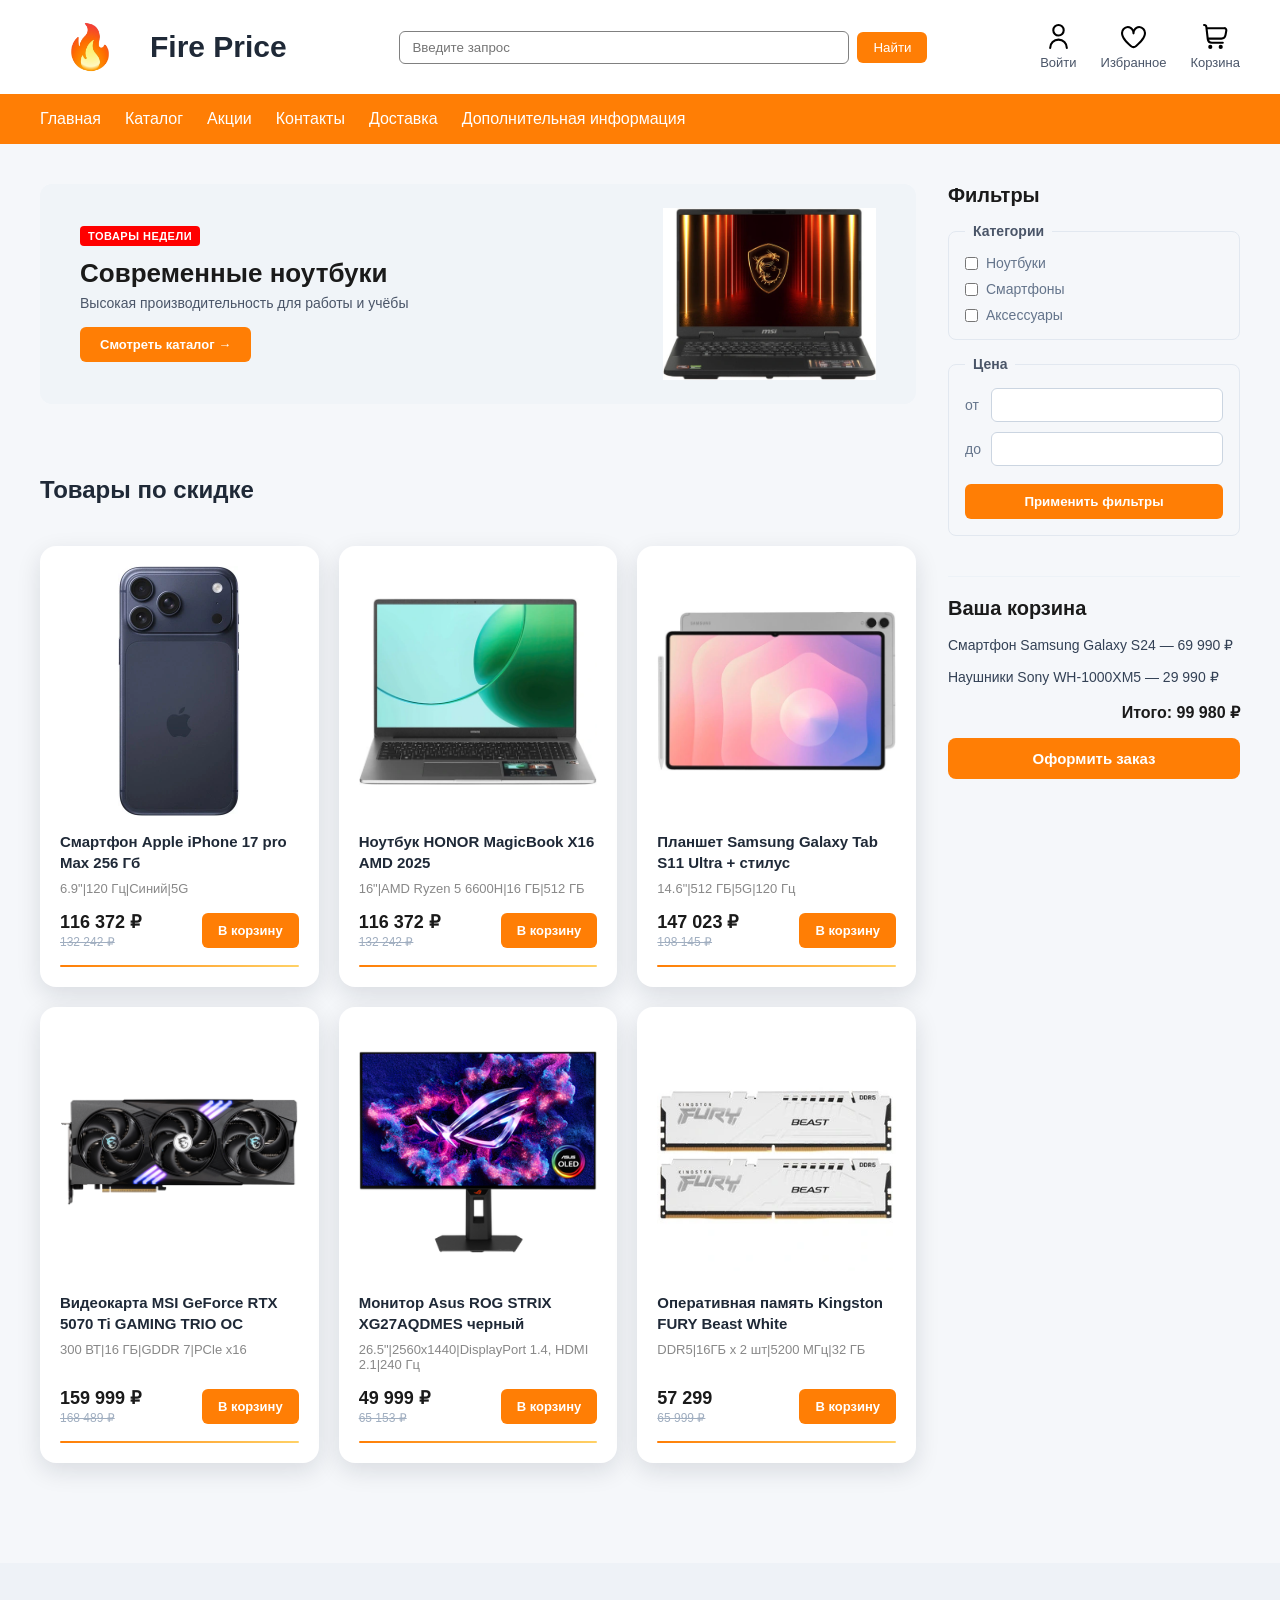
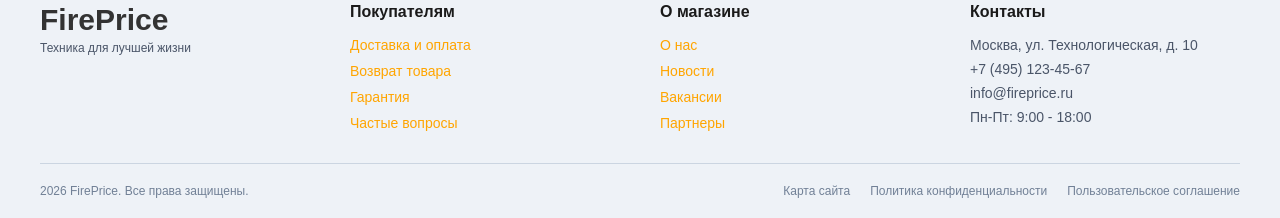
<file: lab-5/index.html>
<!DOCTYPE html>
<html lang="ru">
<head>
    <meta charset="UTF-8">
    <meta name="viewport" content="width=device-width, initial-scale=1.0">
    <title>FirePrice - интернет-магазин с выгодными предложениями</title>
    <link rel="stylesheet" href="css/style.css">
</head>
<body>
    <header class="header">
        <div class="header-container">
            <div class="logo">
                <img src="images/logo.png" alt="Логотип Fire Price">
                <span>Fire Price</span>
            </div>
            <form class="search" action="" method="get">
                <input type="text" id="search-input" placeholder="Введите запрос">
                <button type="submit">Найти</button>
            </form>
            <div class="user-actions">
                <a href="" class="action-item">
                    <img src="images/free-icon-font-user-3917688.svg">
                    <span class="text">Войти</span>
                </a>
                <a href="" class="action-item">
                    <img src="images/free-icon-font-heart-3916579.svg">
                    <span class="text">Избранное</span>
                </a>
                <a href="">
                    <img src="images/free-icon-font-shopping-cart-3916598.svg">
                    <span class="text">Корзина</span>
                </a>
            </div>
        </div>
    </header>

    <nav class="main-nav">
        <div class="nav-container">
            <ul>
                <li><a href="">Главная</a></li>
                <li><a href="">Каталог</a></li>
                <li><a href="">Акции</a></li>
                <li><a href="">Контакты</a></li>
                <li><a href="">Доставка</a></li>
                <li><a href="">Дополнительная информация</a></li>
            </ul>
        </div>
    </nav>

    <main class="main">

        <div class="promo-banner">
            <div class="promo-info">
                <span class="badge">Товары недели</span>
                <h2>Современные ноутбуки</h2>
                <p>Высокая производительность для работы и учёбы</p>
                <button type="button">Смотреть каталог →</button>
            </div>
            <div class="promo-image">
                <img src="images/MSI.webp" alt="Ноутбук недели"> 
            </div>
        </div>
        
        <h1 class="catalog-title">Товары по скидке</h1>

        <section class="catalog">
            <article class="product-card">
                <div class="product-image-wrapper"><img src="images/iphone.webp"></div>
                <h2>Смартфон Apple iPhone 17 pro Max 256 Гб</h2>
                <p>6.9"|120 Гц|Синий|5G</p>
                <div class="product-card-footer">
                    <p class="price">116 372 ₽ <s class="old-price">132 242 ₽</s></p>
                    <button type="button">В корзину</button>
                </div>
            </article>

            <article class="product-card">
                <div class="product-image-wrapper"><img src="images/honor.webp"></div>
                <h2>Ноутбук HONOR MagicBook X16 AMD 2025</h2>
                <p>16"|AMD Ryzen 5 6600H|16 ГБ|512 ГБ</p>
                <div class="product-card-footer">
                    <p class="price">116 372 ₽ <s class="old-price">132 242 ₽</s></p>
                    <button type="button">В корзину</button>
                </div>
            </article>

            <article class="product-card">
                <div class="product-image-wrapper"><img src="images/samsung.webp"></div>
                <h2>Планшет Samsung Galaxy Tab S11 Ultra + стилус</h2>
                <p>14.6"|512 ГБ|5G|120 Гц</p>
                <div class="product-card-footer">
                    <p class="price">147 023 ₽ <s class="old-price">198 145 ₽</s></p>
                    <button type="button">В корзину</button>
                </div>
            </article>

            <article class="product-card">
                <div class="product-image-wrapper"><img src="images/graphics card.webp"></div>
                <h2>Видеокарта MSI GeForce RTX 5070 Ti GAMING TRIO OC</h2>
                <p>300 ВТ|16 ГБ|GDDR 7|PCle x16</p>
                <div class="product-card-footer">
                    <p class="price">159 999 ₽ <s class="old-price">168 489 ₽</s></p>
                    <button type="button">В корзину</button>
                </div>
            </article>

            <article class="product-card">
                <div class="product-image-wrapper"><img src="images/monitor.webp"></div>
                <h2>Монитор Asus ROG STRIX XG27AQDMES черный</h2>
                <p>26.5"|2560x1440|DisplayPort 1.4, HDMI 2.1|240 Гц</p>
                <div class="product-card-footer">
                    <p class="price">49 999 ₽ <s class="old-price">65 153 ₽</s></p>
                    <button type="button">В корзину</button>
                </div> 
            </article>

            <article class="product-card">
                <div class="product-image-wrapper"><img src="images/RAM.webp"></div>
                <h2>Оперативная память Kingston FURY Beast White</h2>
                <p>DDR5|16ГБ x 2 шт|5200 МГц|32 ГБ</p>
                <div class="product-card-footer">
                    <p class="price">57 299<s class="old-price">65 999 ₽</s></p>
                    <button type="button">В корзину</button>
                </div> 
            </article>

        </section>
        
        <aside class="sidebar">
            <form class="filter" action="" method="get">
                <h2>Фильтры</h2>
                <fieldset class="category">
                    <legend>Категории</legend>
                    <label><input type="checkbox" name="category" value="notebooks"> Ноутбуки</label>
                    <label><input type="checkbox" name="category" value="phones"> Смартфоны</label>
                    <label><input type="checkbox" name="category" value="accessories"> Аксессуары</label>
                </fieldset>

                <fieldset>
                    <legend>Цена</legend>
                    <label for="price-from">от</label>
                    <input type="number" id="price-from" name="price-from" min="0">
                    <label for="price-to">до</label>
                    <input type="number" id="price-to" name="price-to" max="200000">
                    <button type="submit">Применить фильтры</button>
                </fieldset>
            </form>

            <section class="cart">
                <h2>Ваша корзина</h2>
                <ul>
                    <li>Смартфон Samsung Galaxy S24 — 69 990 ₽</li>
                    <li>Наушники Sony WH-1000XM5 — 29 990 ₽</li>
                </ul>
                <p class="cart-total">Итого: 99 980 ₽</p>
                <button type="button">Оформить заказ</button>
            </section>
        </aside>
    </main>

     <footer class="footer">
        <div class="footer-container">
            <div class="footer-col">
                <div class="logo">FirePrice</div>
                <p class="footer-subtext">Техника для лучшей жизни</p>
            </div>

            <div class="footer-col">
                <h3>Покупателям</h3>
                <ul>
                    <li><a href="">Доставка и оплата</a></li>
                    <li><a href="">Возврат товара</a></li>
                    <li><a href="">Гарантия</a></li>
                    <li><a href="">Частые вопросы</a></li>
                </ul>
            </div>

            <div class="footer-col">
                <h3>О магазине</h3>
                <ul>
                    <li><a href="">О нас</a></li>
                    <li><a href="">Новости</a></li>
                    <li><a href="">Вакансии</a></li>
                    <li><a href="">Партнеры</a></li>
                </ul>
            </div>

            <div class="footer-col">
                <h3>Контакты</h3>
                <p>Москва, ул. Технологическая, д. 10</p>
                <p>+7 (495) 123-45-67</p>
                <p>info@fireprice.ru</p>
                <p>Пн-Пт: 9:00 - 18:00</p>
            </div>
        </div>

        <div class="footer-bottom">
            <p>2026 FirePrice. Все права защищены.</p>
            <div class="footer-bottom-links">
                <a href="">Карта сайта</a>
                <a href="">Политика конфиденциальности</a>
                <a href="">Пользовательское соглашение</a>
            </div>
        </div>

    </footer>
</body>
</html>
</file>
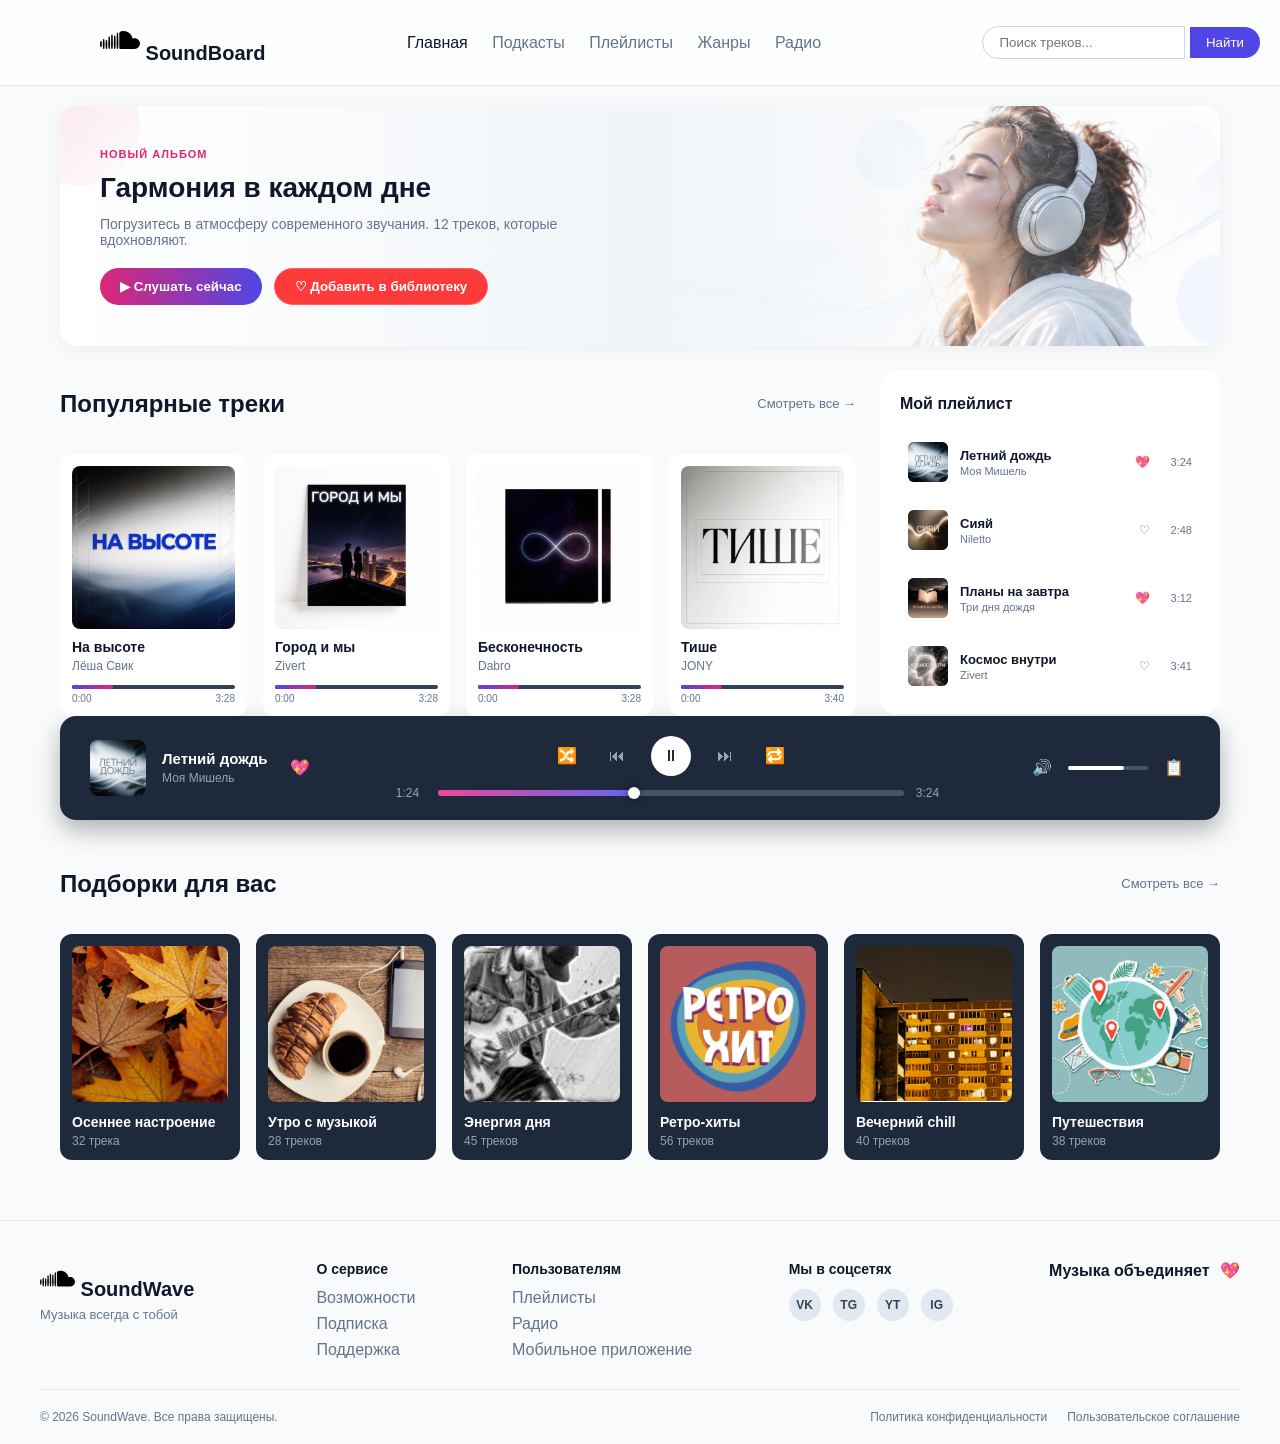
<file: lab-6/index.html>
<!DOCTYPE html>
<html lang="ru">
<head>
    <meta charset="UTF-8">
    <meta name="viewport" content="width=device-width, initial-scale=1.0">
    <title>SoundBoard - Музыкальный плеер</title>
    <link rel="stylesheet" href="css/style.css">
</head>
<body>

    <header class="site-header">
        <div class="header-container">
            <div class="logo">
                <span class="logo-icon"><img src="images/logo.svg"></span> SoundBoard
            </div>
            <nav class="nav-links">
                <a href="#" class="active">Главная</a>
                <a href="#">Подкасты</a>
                <a href="#">Плейлисты</a>
                <a href="#">Жанры</a>
                <a href="#">Радио</a>
            </nav>
            <div class="search-box">
                <input type="text" placeholder="Поиск треков...">
                <button class="btn-search">Найти</button>
            </div>
        </div>
    </header>

    <main class="main-container">
        
        <section class="promo-banner">
            <div class="promo-banner-content">
                <span class="badge">НОВЫЙ АЛЬБОМ</span>
                <h1>Гармония в каждом дне</h1>
                <p>Погрузитесь в атмосферу современного звучания. 12 треков, которые вдохновляют.</p>
                <div class="banner-buttons">
                    <button class="btn-primary" tabindex="0">▶ Слушать сейчас</button>
                    <button class="btn-secondary" tabindex="0">♡ Добавить в библиотеку</button>
                </div>
            </div>
        </section>

        <div class="content-layout">
            
            <section class="tracks-section">
                <div class="section-header">
                    <h2>Популярные треки</h2>
                    <a href="#" class="see-all">Смотреть все →</a>
                </div>
                
                <div class="tracks-grid">
                    <div class="track-card" tabindex="0">
                        <div class="track-cover-wrapper">
                            <img src="images/vysote.jpeg" class="track-cover" alt="На высоте">
                            <button class="card-play-btn" tabindex="0">▶</button>
                        </div>
                        <div class="track-info">
                            <h3>На высоте</h3>
                            <p>Лёша Свик</p>
                        </div>
                        <div class="track-audio-control">
                            <div class="mini-progress-bar" tabindex="0">
                                <div class="mini-progress-fill animated-progress"></div>
                            </div>
                            <div class="track-time">
                                <span>0:00</span>
                                <span>3:28</span>
                            </div>
                        </div>
                    </div>

                    <div class="track-card" tabindex="0">
                        <div class="track-cover-wrapper">
                            <img src="images/gorod.jpeg" class="track-cover" alt="Город и мы">
                            <button class="card-play-btn" tabindex="0">▶</button>
                        </div>
                        <div class="track-info">
                            <h3>Город и мы</h3>
                            <p>Zivert</p>
                        </div>
                        <div class="track-audio-control">
                            <div class="mini-progress-bar" tabindex="0">
                                <div class="mini-progress-fill"></div>
                            </div>
                            <div class="track-time">
                                <span>0:00</span>
                                <span>3:28</span>
                            </div>
                        </div>
                    </div>

                    <div class="track-card" tabindex="0">
                        <div class="track-cover-wrapper">
                            <img src="images/beskonech.jpeg" class="track-cover" alt="Бесконечность">
                            <button class="card-play-btn" tabindex="0">▶</button>
                        </div>
                        <div class="track-info">
                            <h3>Бесконечность</h3>
                            <p>Dabro</p>
                        </div>
                        <div class="track-audio-control">
                            <div class="mini-progress-bar" tabindex="0">
                                <div class="mini-progress-fill"></div>
                            </div>
                            <div class="track-time">
                                <span>0:00</span>
                                <span>3:28</span>
                            </div>
                        </div>
                    </div>

                    <div class="track-card" tabindex="0">
                        <div class="track-cover-wrapper">
                            <img src="images/tishe.jpeg" class="track-cover" alt="Тише">
                            <button class="card-play-btn" tabindex="0">▶</button>
                        </div>
                        <div class="track-info">
                            <h3>Тише</h3>
                            <p>JONY</p>
                        </div>
                        <div class="track-audio-control">
                            <div class="mini-progress-bar" tabindex="0">
                                <div class="mini-progress-fill"></div>
                            </div>
                            <div class="track-time">
                                <span>0:00</span>
                                <span>3:40</span>
                            </div>
                        </div>
                    </div>
                </div>
            </section>

            <aside class="sidebar-playlist">
                <div class="sidebar-header">
                    <h2>Мой плейлист</h2>
                    <button class="btn-add-playlist" tabindex="0">+</button>
                </div>
                <ul class="playlist-tracks">
                    <li class="playlist-item" tabindex="0">
                        <div class="mini-cover">
                            <img src="images/dojd.jpeg" class="playlist-img" alt="Обложка">
                        </div>
                        <div class="playlist-info">
                            <h4>Летний дождь</h4>
                            <p>Моя Мишель</p>
                        </div>
                        <span class="like-icon">💖</span>
                        <span class="playlist-time">3:24</span>
                    </li>
                    <li class="playlist-item" tabindex="0">
                        <div class="mini-cover">
                            <img src="images/siyay.jpeg" class="playlist-img" alt="Обложка">
                        </div>
                        <div class="playlist-info">
                            <h4>Сияй</h4>
                            <p>Niletto</p>
                        </div>
                        <span class="like-icon">♡</span>
                        <span class="playlist-time">2:48</span>
                    </li>
                    <li class="playlist-item" tabindex="0">
                        <div class="mini-cover">
                            <img src="images/plans.jpeg" class="playlist-img" alt="Обложка">
                        </div>
                        <div class="playlist-info">
                            <h4>Планы на завтра</h4>
                            <p>Три дня дождя</p>
                        </div>
                        <span class="like-icon">💖</span>
                        <span class="playlist-time">3:12</span>
                    </li>
                    <li class="playlist-item" tabindex="0">
                        <div class="mini-cover">
                            <img src="images/kosmos.jpeg" class="playlist-img" alt="Обложка">
                        </div>
                        <div class="playlist-info">
                            <h4>Космос внутри</h4>
                            <p>Zivert</p>
                        </div>
                        <span class="like-icon">♡</span>
                        <span class="playlist-time">3:41</span>
                    </li>
                </ul>
            </aside>

        </div>

        <footer class="player-panel">
            <div class="player-track-info">
                <div class="player-mini-cover">
                    <img src="images/dojd.jpeg" class="player-img" alt="Обложка текущего трека">
                </div>
                <div class="player-text">
                    <h4>Летний дождь</h4>
                    <p>Моя Мишель</p>
                </div>
                <button class="btn-heart-active" tabindex="0">💖</button>
            </div>

            <div class="player-controls-block">
                <div class="player-buttons">
                    <button class="btn-icon" tabindex="0" title="Перемешать">🔀</button>
                    <button class="btn-icon" tabindex="0" title="Назад">⏮</button>
                    <button class="btn-play-pause" tabindex="0" title="Пауза">⏸</button>
                    <button class="btn-icon" tabindex="0" title="Вперед">⏭</button>
                    <button class="btn-icon" tabindex="0" title="Повторить">🔁</button>
                </div>
                <div class="player-progress-container">
                    <span class="player-time">1:24</span>
                    <div class="player-progress-bar" tabindex="0">
                        <div class="player-progress-fill"></div>
                    </div>
                    <span class="player-time">3:24</span>
                </div>
            </div>

            <div class="player-volume-block">
                <button class="btn-icon" tabindex="0">🔊</button>
                <div class="player-volume-bar" tabindex="0">
                    <div class="player-volume-fill"></div>
                </div>
                <button class="btn-icon" tabindex="0" title="Очередь">📋</button>
            </div>
        </footer>

        <section class="selections-section">
            <div class="section-header">
                <h2>Подборки для вас</h2>
                <a href="#" class="see-all">Смотреть все →</a>
            </div>
            
            <div class="selections-grid">
                <div class="selection-card" tabindex="0">
                    <div class="selection-cover" style="background-image: url('images/osen.PNG');">
                        <button class="selection-play-btn" tabindex="0">▶</button>
                    </div>
                    <div class="selection-info">
                        <h3>Осеннее настроение</h3>
                        <p>32 трека</p>
                    </div>
                </div>
                <div class="selection-card" tabindex="0">
                    <div class="selection-cover" style="background-image: url('images/utro.jpg');">
                        <button class="selection-play-btn" tabindex="0">▶</button>
                    </div>
                    <div class="selection-info">
                        <h3>Утро с музыкой</h3>
                        <p>28 треков</p>
                    </div>
                </div>

                <div class="selection-card" tabindex="0">
                    <div class="selection-cover" style="background-image: url('images/energia.PNG');">
                        <button class="selection-play-btn" tabindex="0">▶</button>
                    </div>
                    <div class="selection-info">
                        <h3>Энергия дня</h3>
                        <p>45 треков</p>
                    </div>
                </div>
                
                <div class="selection-card" tabindex="0">
                    <div class="selection-cover" style="background-image: url('images/retro.png');">
                        <button class="selection-play-btn" tabindex="0">▶</button>
                    </div>
                    <div class="selection-info">
                        <h3>Ретро-хиты</h3>
                        <p>56 треков</p>
                    </div>
                </div>
              
                <div class="selection-card" tabindex="0">
                    <div class="selection-cover" style="background-image: url('images/chill.PNG');">
                        <button class="selection-play-btn" tabindex="0">▶</button>
                    </div>
                    <div class="selection-info">
                        <h3>Вечерний chill</h3>
                        <p>40 треков</p>
                    </div>
                </div>
              
                <div class="selection-card" tabindex="0">
                    <div class="selection-cover" style="background-image: url('images/travel.jfif');">
                        <button class="selection-play-btn" tabindex="0">▶</button>
                    </div>
                    <div class="selection-info">
                        <h3>Путешествия</h3>
                        <p>38 треков</p>
                    </div>
                </div>
            </div>
        </section>
    </main>

    <footer class="site-footer">
        <div class="footer-container">
            <div class="footer-top">
                <div class="footer-brand">
                    <div class="footer-logo">
                        <span class="footer-logo-icon"><img src="images/logo.svg"></span> SoundWave
                    </div>
                    <p class="footer-tagline">Музыка всегда с тобой</p>
                </div>
                
                <div class="footer-links-column">
                    <h4>О сервисе</h4>
                    <ul>
                        <li><a href="#">Возможности</a></li>
                        <li><a href="#">Подписка</a></li>
                        <li><a href="#">Поддержка</a></li>
                    </ul>
                </div>

                <div class="footer-links-column">
                    <h4>Пользователям</h4>
                    <ul>
                        <li><a href="#">Плейлисты</a></li>
                        <li><a href="#">Радио</a></li>
                        <li><a href="#">Мобильное приложение</a></li>
                    </ul>
                </div>

                <div class="footer-socials-column">
                    <h4>Мы в соцсетях</h4>
                    <div class="social-icons">
                        <a href="#" class="social-icon">VK</a>
                        <a href="#" class="social-icon">TG</a>
                        <a href="#" class="social-icon">YT</a>
                        <a href="#" class="social-icon">IG</a>
                    </div>
                </div>

                <div class="footer-status-column">
                    <span class="status-text">Музыка объединяет <span class="heart-pulse">💖</span></span>
                </div>
            </div>

            <div class="footer-bottom">
                <p>© 2026 SoundWave. Все права защищены.</p>
                <div class="footer-bottom-links">
                    <a href="#">Политика конфиденциальности</a>
                    <a href="#">Пользовательское соглашение</a>
                </div>
            </div>
        </div>
    </footer>


</body>
</html>
</file>
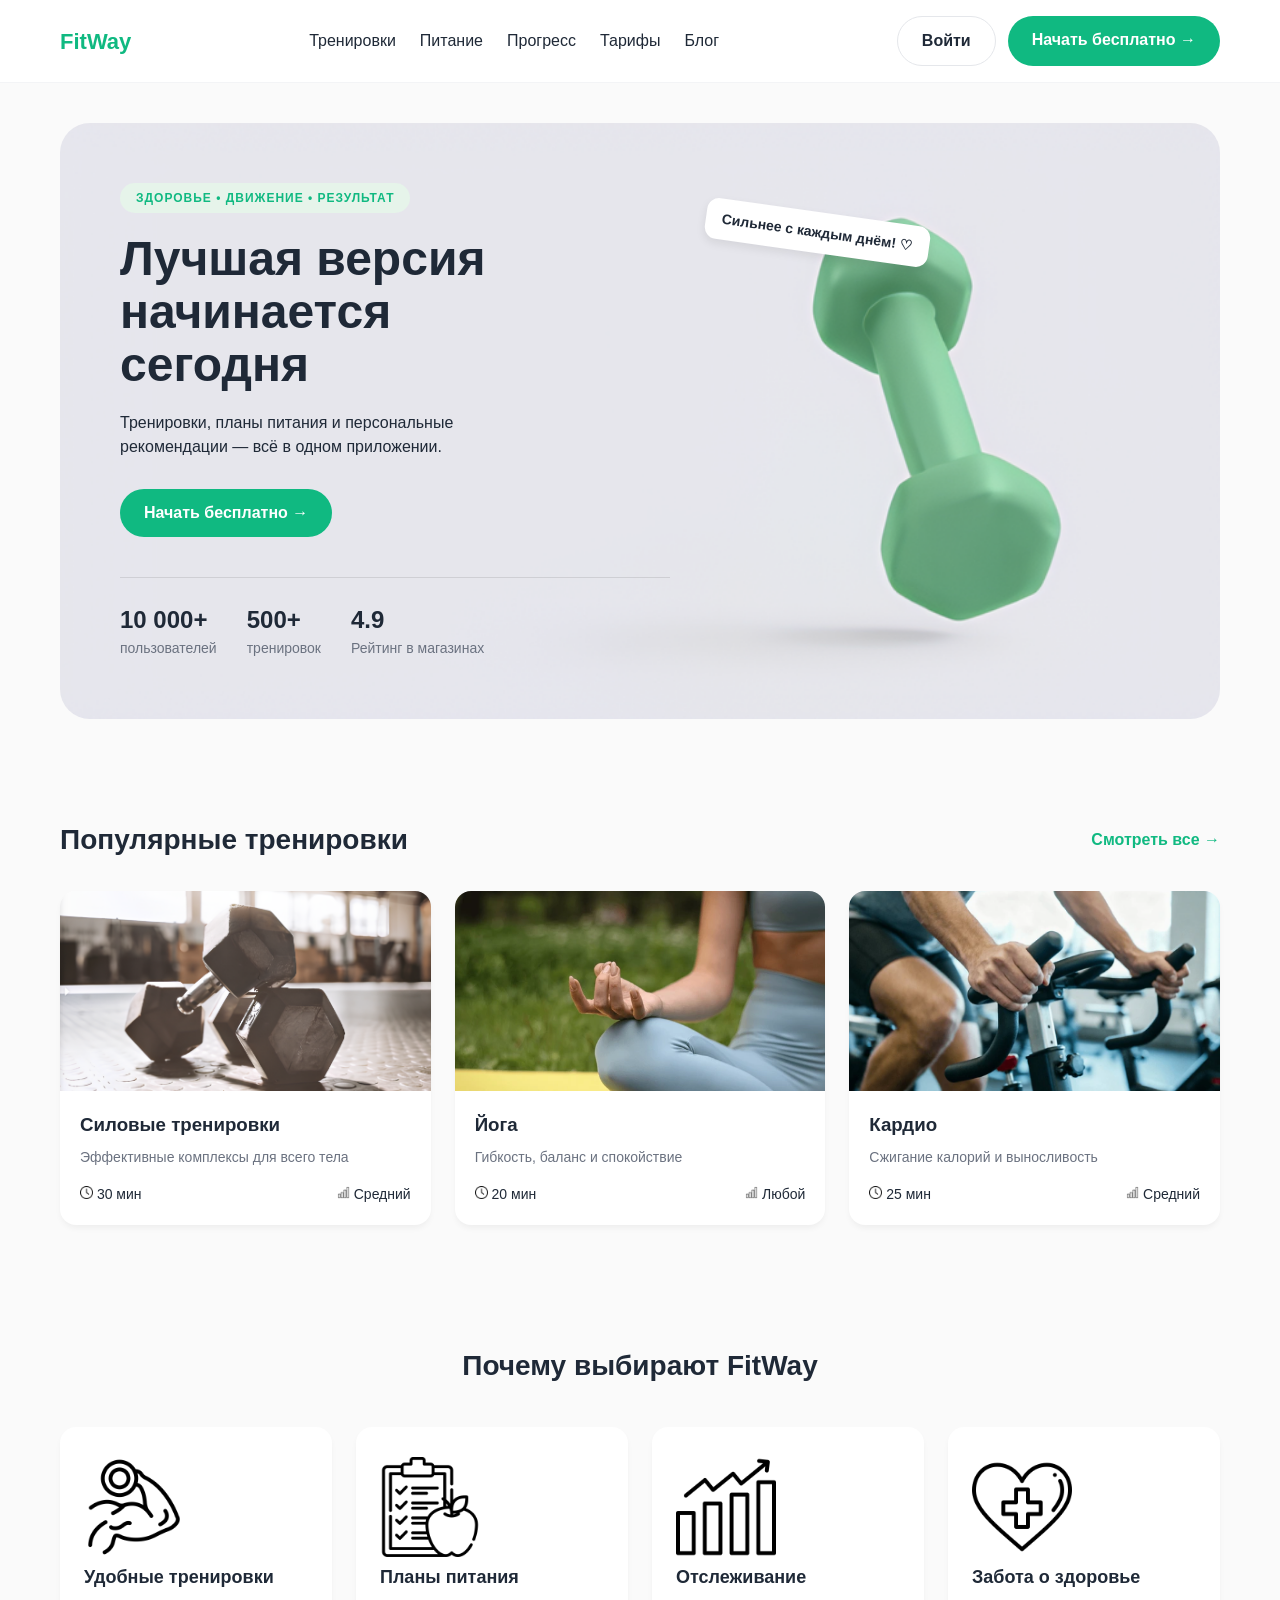
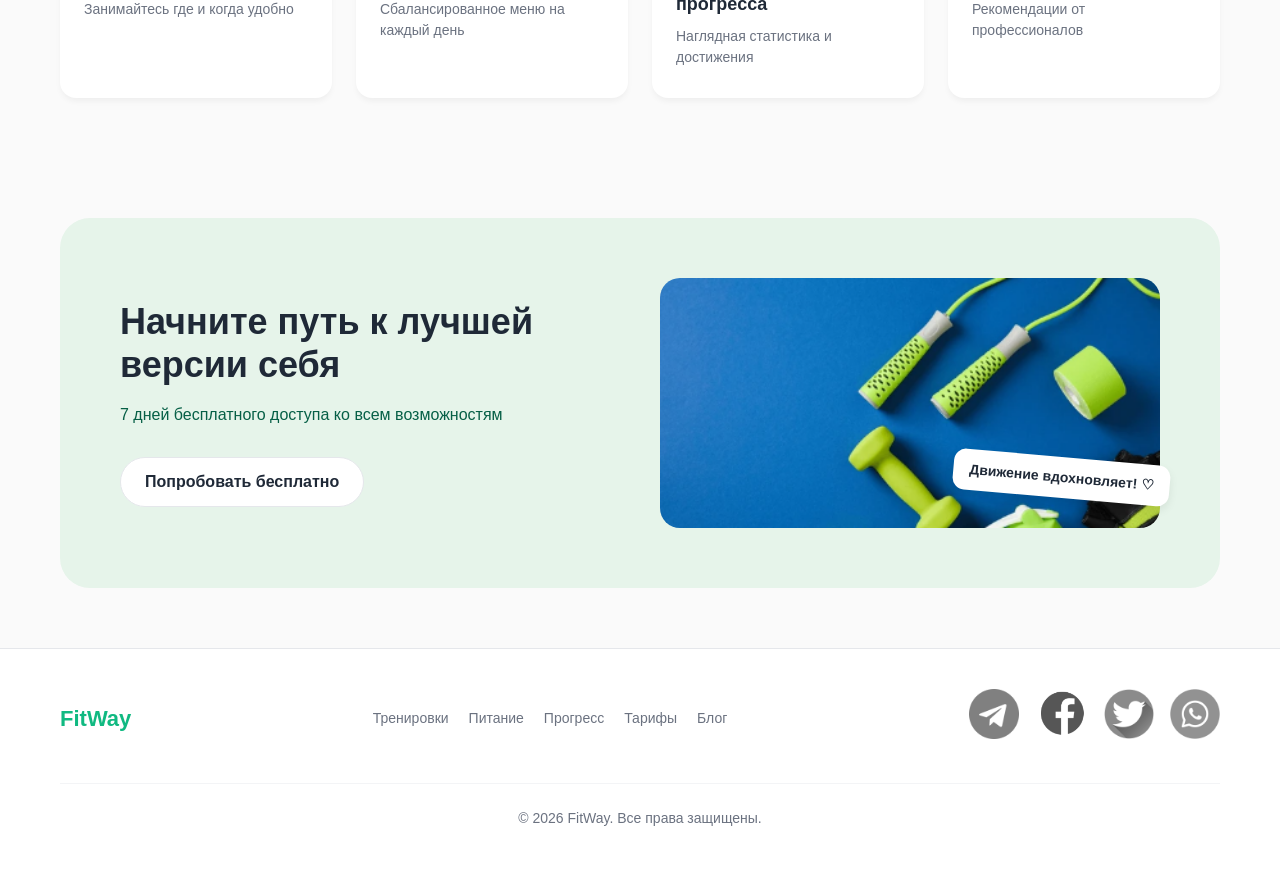
<file: lab-7/index.html>
<!DOCTYPE html>
<html lang="ru">
<head>
    <meta charset="UTF-8">
    <meta name="viewport" content="width=device-width, initial-scale=1.0">
    <title>FitWay — Фитнес-приложение</title>
    <link rel="stylesheet" href="css/style.css">
</head>
<body>

    <header class="header">

        <div class="container header-container">
            <a href="#" class="logo">FitWay</a>
            
            <nav class="nav">
                <a href="#" class="nav-link">Тренировки</a>
                <a href="#" class="nav-link">Питание</a>
                <a href="#" class="nav-link">Прогресс</a>
                <a href="#" class="nav-link">Тарифы</a>
                <a href="#" class="nav-link">Блог</a>
            </nav>

            <div class="header-buttons">
                <a href="#" class="btn btn-secondary">Войти</a>
                <a href="#" class="btn btn-primary">Начать бесплатно →</a>
            </div>
    
            <button class="burger-menu" aria-label="Открыть меню">
                <span></span>
                <span></span>
                <span></span>
            </button>
        </div>
    </header>

    <main class="container">
        

        <section class="hero-section">
            <div class="hero-container-inner">
                <div class="hero-content">
                    <span class="badge">ЗДОРОВЬЕ • ДВИЖЕНИЕ • РЕЗУЛЬТАТ</span>
                    <h1 class="hero-title">Лучшая версия<br>начинается<br>сегодня</h1>
                    <p class="hero-description">Тренировки, планы питания и персональные<br>рекомендации — всё в одном приложении.</p>
                    <a href="#" class="btn btn-primary">Начать бесплатно →</a>
                    
                    <div class="hero-stats">
                        <div class="stat-item">
                            <span class="stat-number">10 000+</span>
                            <span class="stat-label">пользователей</span>
                        </div>
                        <div class="stat-item">
                            <span class="stat-number">500+</span>
                            <span class="stat-label">тренировок</span>
                        </div>
                        <div class="stat-item">
                            <span class="stat-number">4.9</span>
                            <span class="stat-label">Рейтинг в магазинах</span>
                        </div>
                    </div>
                </div>
                
                <span class="image-note note-hero">Сильнее с каждым днём! ♡</span>
            </div>
        </section>


        <section class="section">
            <div class="section-header">
                <h2 class="section-title">Популярные тренировки</h2>
                <a href="#" class="section-link">Смотреть все →</a>
            </div>
            <div class="workouts-grid">
      
                <div class="card workout-card">
                    <div class="card-image-stub bg-img-1"></div>
                    <div class="card-body">
                        <h3 class="card-title">Силовые тренировки</h3>
                        <p class="card-text">Эффективные комплексы для всего тела</p>
                        <div class="card-meta">
                            <span><img src="images/time.png"> 30 мин</span>
                            <span><img src="images/graph.png"> Средний</span>
                        </div>
                    </div>
                </div>

                <div class="card workout-card">
                    <div class="card-image-stub bg-img-2"></div>
                    <div class="card-body">
                        <h3 class="card-title">Йога</h3>
                        <p class="card-text">Гибкость, баланс и спокойствие</p>
                        <div class="card-meta">
                            <span><img src="images/time.png"> 20 мин</span>
                            <span><img src="images/graph.png"> Любой</span>
                        </div>
                    </div>
                </div>

                <div class="card workout-card">
                    <div class="card-image-stub bg-img-3"></div>
                    <div class="card-body">
                        <h3 class="card-title">Кардио</h3>
                        <p class="card-text">Сжигание калорий и выносливость</p>
                        <div class="card-meta">
                            <span><img src="images/time.png"> 25 мин</span>
                            <span><img src="images/graph.png"> Средний</span>
                        </div>
                    </div>
                </div>
            </div>
        </section>


        <section class="section">
            <h2 class="section-title text-center">Почему выбирают FitWay</h2>
            <div class="features-grid">
                <div class="card feature-card">
                    <img src="images/training.png">
                    <h3 class="feature-title">Удобные тренировки</h3>
                    <p class="feature-text">Занимайтесь где и когда удобно</p>
                </div>
                <div class="card feature-card">
                    <img src="images/plan.png">
                    <h3 class="feature-title">Планы питания</h3>
                    <p class="feature-text">Сбалансированное меню на каждый день</p>
                </div>
                <div class="card feature-card">
                    <img src="images/progress.png">
                    <h3 class="feature-title">Отслеживание прогресса</h3>
                    <p class="feature-text">Наглядная статистика и достижения</p>
                </div>
                <div class="card feature-card">
                    <img src="images/health.png">
                    <h3 class="feature-title">Забота о здоровье</h3>
                    <p class="feature-text">Рекомендации от профессионалов</p>
                </div>
            </div>
        </section>


        <section class="promo-section">
            <div class="promo-content">
                <h2 class="promo-title">Начните путь к лучшей версии себя</h2>
                <p class="promo-text">7 дней бесплатного доступа ко всем возможностям</p>
                <a href="#" class="btn btn-secondary promo-btn">Попробовать бесплатно</a>
            </div>
            <div class="promo-image-wrapper">
                <div class="promo-image">
                    <span class="image-note note-2">Движение вдохновляет! ♡</span>
                </div>
            </div>
        </section>

    </main>


    <footer class="footer">
        <div class="container footer-container">
            <a href="#" class="logo">FitWay</a>
            <nav class="footer-nav">
                <a href="#" class="footer-link">Тренировки</a>
                <a href="#" class="footer-link">Питание</a>
                <a href="#" class="footer-link">Прогресс</a>
                <a href="#" class="footer-link">Тарифы</a>
                <a href="#" class="footer-link">Блог</a>
            </nav>
            <div class="footer-socials">
                <a href="#" class="social-icon"><img src="images/telegram.png"></a>
                <a href="#" class="social-icon"><img src="images/facebook.PNG"></a>
                <a href="#" class="social-icon"><img src="images/twitter.png"></a>
                <a href="#" class="social-icon"><img src="images/whatsapp.png"></a>
            </div>
            <p class="copyright">&copy; 2026 FitWay. Все права защищены.</p>
        </div>
    </footer>

</body>
</html>
</file>
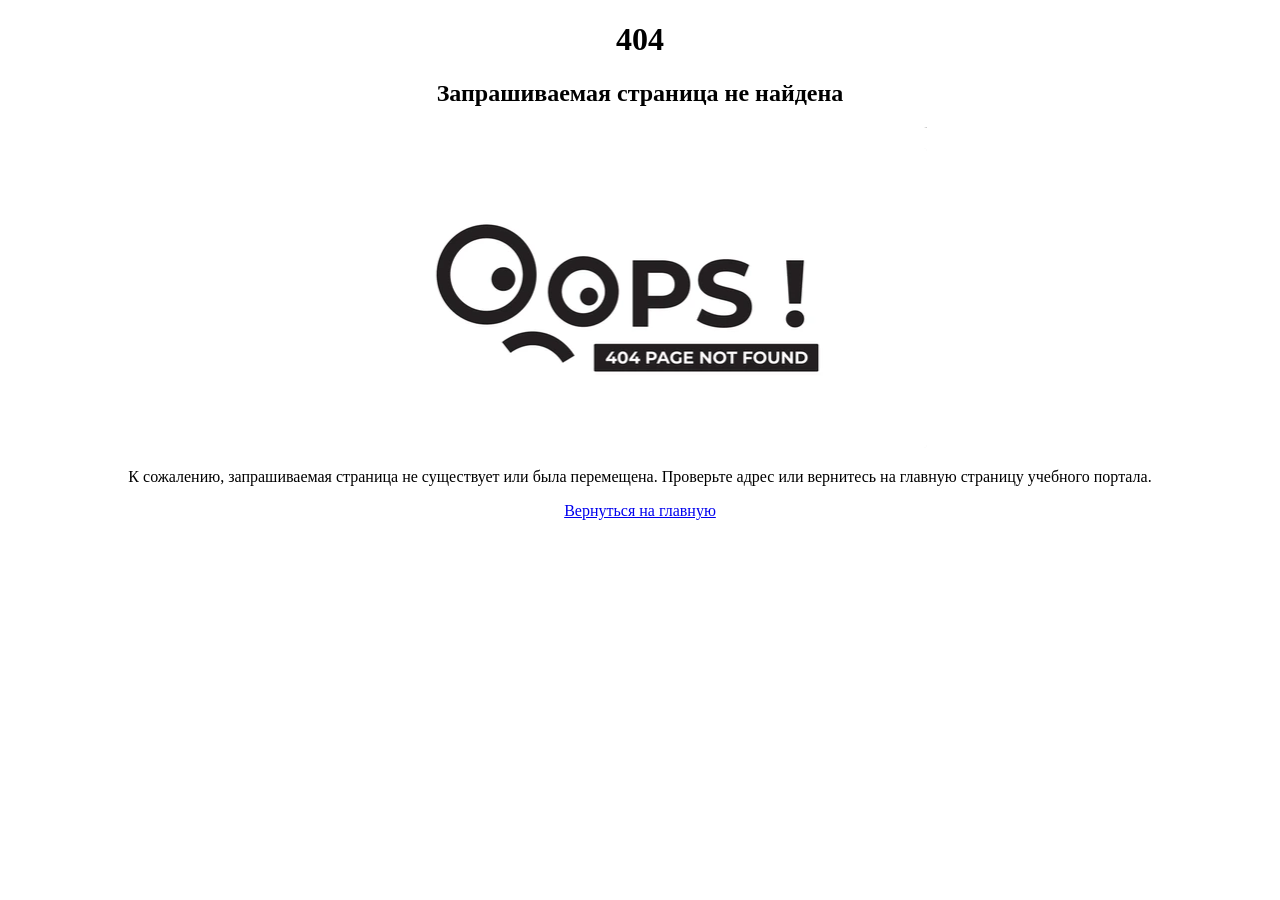
<file: lab-4/404_page.html>
<!DOCTYPE html>
<html>
<head>
    <title>Страница не найдена</title>
    <style>
        .container {
            text-align: center;
        }

    </style>
</head>
<body>
    <div class="container">
        <h1>404</h1>
        <h2>Запрашиваемая страница не найдена</h2>
        <img src="img\404.PNG">
        <p>К сожалению, запрашиваемая страница не существует или была перемещена. 
           Проверьте адрес или вернитесь на главную страницу учебного портала.</p>
        <a href="home.html">Вернуться на главную</a>
    </div>
</body>
</html>
</file>
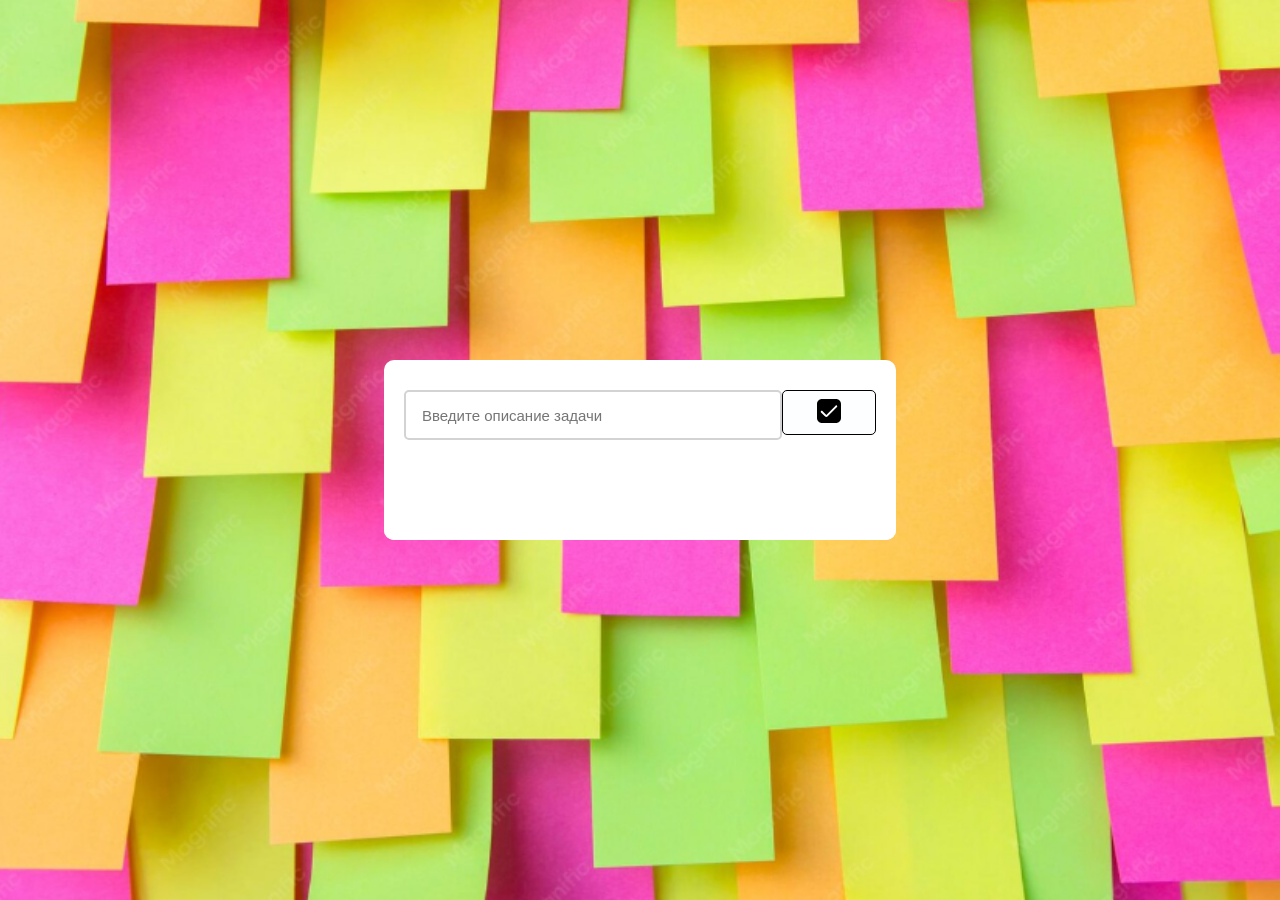
<file: lab-4/todo_list.html>
<!DOCTYPE html>
<html>
<head>
    <title>ToDo List</title>
    <link rel="stylesheet" href="css/styles.css">
    <script src="js/todo.js" defer></script>
</head>
<body>
    <div class="container">
    <div id="newtask">
        <input type="text" placeholder="Введите описание задачи">
        <button id="push">
            <img src="img/free-icon-font-checkbox-3917076.svg" width="24" height="24" alt="checkbox">
        </button>
    </div>
    <div id="tasks"></div>
    </div>
</body>
</html>
</file>
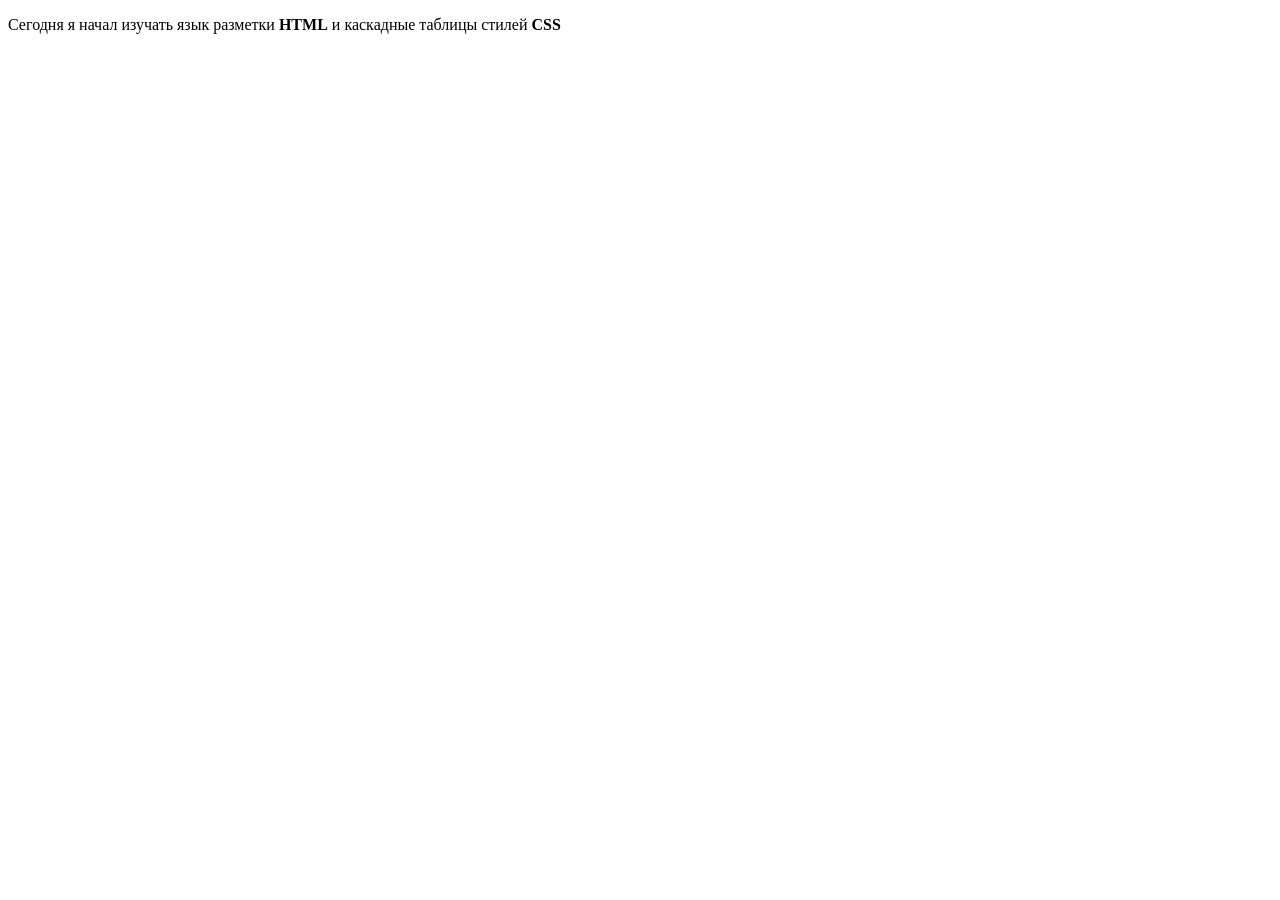
<file: lab-4/welcome.html>
<!DOCTYPE html>
<html>
<head>
    <title>Добро пожаловать</title>
</head>
<body>
    <p>
        <time datetime="2026-09-21">Сегодня</time> я начал изучать язык разметки
        <strong>HTML</strong> и каскадные таблицы стилей <strong>CSS</strong> 
    </p>
</body>
</html>
</file>
<file: lab-5/css/style.css>
*, *::before, *::after {
    padding: 0;
    margin: 0;
    box-sizing: border-box;
}

body {
    font-family: Arial, sans-serif;
    background: #f5f7fa;
    color: #1f2937;
}

.header {
    background: #ffffff;
    box-shadow: 0 2px 8px rgba(0, 0, 0, 0.08);
    width: 100%; 
}

.header-container {
    max-width: 1600px;         
    width: 100%;
    margin: 0 auto;            
    padding: 20px 40px;        
    display: flex;
    align-items: center;
    justify-content: space-between; 
}

.logo{
    font-size: 30px;
    font-weight: bold;
    display: flex;
    align-items: center;
    gap: 10px;
}

.logo img{
    width: 100px;
    height: auto;
}

.search{
    display:flex;
    align-items: center;
    gap: 8px;
}

.search input{
    width: 450px;
    padding: 8px 12px;
    border: 1px solid grey;
    border-radius: 6px;
    outline: none;
}

.search button{
    padding: 8px 16px;
    background: #FF7E05;
    color: white;
    border: none;
    border-radius: 6px;
    cursor: pointer;
}

.user-actions {
    display: flex;
    flex-direction: row;  
    gap: 24px;            
    align-items: center;  
}

.user-actions a {
    display: flex;
    flex-direction: column; 
    align-items: center;    
    text-align: center;
    text-decoration: none;  
    color: #4a5568;         
    font-size: 13px;
    font-weight: 500;
    gap: 6px;               
    cursor: pointer;
}

.user-actions a:hover {
    color: orange;        
}

action-item {
    display: flex;
    flex-direction: column;
    align-items: center;
    text-decoration: none;
    color: black;
    font-size: 13px;
    font-weight: 500;
    cursor: pointer;
    gap: 4px;
}

.action-item:hover {
    color: orange;
}

.action-item .icon {
    font-size: 20px;
}

.user-actions img{
    height: 25px;
    width: auto;
    display: block;
}

.main-nav {
    background: #FF7E05;       
    width: 100%;
}

.nav-container {
    max-width: 1600px;         
    width: 100%;
    margin: 0 auto;            
}

.main-nav ul {
    display: flex;
    gap: 24px;
    list-style: none;
    padding: 16px 40px;       
}

.main-nav a {
    color: #ffffff;
    text-decoration: none;
    transition: color 0.3s ease;
}

.main-nav a:hover {
    color: #ffd166;
}

.main {
    display: grid;
    grid-template-columns: 3fr 1fr; 
    gap: 32px;
    padding: 40px;
    max-width: 1600px;
    width: 100%;
    margin: 0 auto;
}

.promo-banner {
    grid-column: 1; 
    background: #f0f4f8; 
    border-radius: 12px;
    padding: 24px 40px;  
    height: 220px;       
    display: flex;
    align-items: center;
    justify-content: space-between;
    gap: 20px;
    margin-bottom: 20px;
    overflow: hidden;    
}

.promo-info {
    display: flex;
    flex-direction: column;
    align-items: flex-start;
    max-width: 55%;
}

.promo-info .badge {
    background: red; 
    color: white;
    padding: 4px 8px;
    border-radius: 4px;
    font-size: 11px;
    font-weight: bold;
    text-transform: uppercase;
    margin-bottom: 12px;
    letter-spacing: 0.5px;
}

.promo-info h2 {
    font-size: 26px; 
    font-weight: bold;
    color: #1a1a1a;
    margin-bottom: 6px;
}

.promo-info p {
    font-size: 14px;
    color: #4a5568;
    margin-bottom: 16px;
}

.promo-info button {
    background: #FF7E05; 
    color: white;
    border: none;
    padding: 10px 20px;
    border-radius: 6px;
    font-size: 13px;
    font-weight: bold;
    cursor: pointer;
    transition: background 0.2s;
}

.promo-info button:hover {
    background: #e07b00;
}

.promo-image {
    max-width: 40%;
    height: 100%; 
    display: flex;
    justify-content: center;
    align-items: center;
}

.promo-image img {
    max-width: 100%;
    max-height: 100%; 
    object-fit: contain;
    transform: none; 
}

.catalog {
    grid-column: 1; 
    display: grid;
    grid-template-columns: repeat(3, 1fr);
    gap: 20px;
}

.product-card {
    background: #ffffff;
    border-radius: 16px;
    box-shadow: 0 8px 24px rgba(15, 23, 42, 0.12);
    padding: 20px;
    transition: transform 0.3s ease, box-shadow 0.3s ease;
    display: flex;
    flex-direction: column;
}

.product-card-footer {
    display: flex;
    align-items: center;
    justify-content: space-between; 
    margin-top: 15px;
    gap: 12px;
    width: 100%;
}

.product-card .price {
    font-size: 18px;
    font-weight: bold;
    color: #1a1a1a;
    display: flex;
    flex-direction: column; 
    gap: 2px;
    margin: 0;
}

.product-card h2 {
    font-size: 15px;
    line-height: 1.4;
    margin-bottom: 8px;
    min-height: 42px; 
}

.product-card p:not(.price) {
    font-size: 13px;
    color: #888;
    margin-bottom: auto; 
}

.product-image-wrapper{
    width: 100%;
    height: 250px;
    display: flex;
    align-items: center;
    justify-content: center;
    overflow: hidden;
    margin-bottom: 15px;
}

.product-image-wrapper img {
    max-width: 100%;
    max-height: 100%;
    object-fit: contain;
}

.catalog-title {
    grid-column: 1; 
    text-align: left; 
    font-size: 24px;
    font-weight: bold;
    margin: 20px 0 10px 0;
}


.product-card:hover {
    transform: translateY(-3px);
    box-shadow: 0 14px 32px rgba(15, 23, 42, 0.18);
}

.old-price {
    font-size: 12px;
    color: #a0aec0; 
    text-decoration: line-through;
    font-weight: normal;
}

.price {
    font-size: 20px;
    font-weight: bold;
    color:  #07C700;
}

.product-card button {
    width: auto; 
    padding: 10px 16px;
    background: #FF7E05;
    color: #ffffff;
    border: none;
    border-radius: 6px;
    cursor: pointer;
    font-weight: bold;
    font-size: 13px;
    white-space: nowrap; 
    transition: background 0.2s ease;
}

.product-card button:hover {
    background: #07C700;
}

.sidebar {
    grid-column: 2;   
    grid-row: 1 / 4;   
    display: flex;
    flex-direction: column;
    gap: 24px;
    height: fit-content; 
}

.sidebar h2 {
    font-size: 20px;
    color: #1a1a1a;
    margin: 0 0 16px 0;
}

.sidebar fieldset {
    border: 1px solid #e2e8f0;
    border-radius: 8px;
    padding: 16px;
    margin: 0 0 16px 0;
    height: auto; 
}

.sidebar legend {
    font-weight: bold;
    color: #4a5568;
    padding: 0 8px;
    font-size: 14px;
}

.category {
    display: flex;
    flex-direction: column;
    gap: 10px;
}

.category label {
    display: flex;
    align-items: center;
    gap: 8px; 
    font-size: 14px;
    color: #334155;
    cursor: pointer;
}

.sidebar fieldset:last-of-type {
    display: grid;
    grid-template-columns: auto 1fr; 
    gap: 10px;
    align-items: center;
}

.sidebar fieldset label {
    font-size: 14px;
    color: #64748b;
}

.sidebar input[type="number"] {
    width: 100%;
    padding: 8px 12px;
    border: 1px solid #cbd5e1;
    border-radius: 6px;
    font-size: 14px;
    box-sizing: border-box; 
}

.sidebar .filter button[type="submit"] {
    grid-column: 1 / -1; 
    margin-top: 8px;
    background-color: #FF7E05; 
    color: white;
    border: none;
    padding: 10px;
    border-radius: 6px;
    font-weight: bold;
    cursor: pointer;
    transition: background 0.2s;
}

.cart {
    border-top: 1px solid #edf2f7;
    padding-top: 20px;
}

.cart ul {
    list-style: none; 
    padding: 0;
    margin: 0 0 16px 0;
    display: flex;
    flex-direction: column;
    gap: 12px;
}

.cart li {
    font-size: 14px;
    color: #334155;
    line-height: 1.4;
}

.cart-total {
    font-size: 16px;
    font-weight: bold;
    color: #1a1a1a;
    margin: 0 0 16px 0;
    text-align: right;
}

.cart button[type="button"] {
    width: 100%;
    background-color: #FF7E05; 
    color: white;
    border: none;
    padding: 12px;
    border-radius: 8px;
    font-size: 15px;
    font-weight: bold;
    cursor: pointer;
    transition: background 0.2s;
}

.footer {
    background: #eef2f7; 
    color: #333333;
    padding: 40px 40px 20px 40px;
    margin-top: 60px;
    font-size: 14px;
}

.footer-container {
    max-width: 1300px;
    margin: 0 auto;
    display: grid;
    grid-template-columns: repeat(4, 1fr); 
    gap: 40px;
    padding-bottom: 30px;
    border-bottom: 1px solid #cbd5e1;
}

.footer-col h3 {
    font-size: 16px;
    color: #1a1a1a;
    margin-bottom: 16px;
    font-weight: bold;
}

.footer-col ul {
    list-style: none;
    padding: 0;
    margin: 0;
    display: flex;
    flex-direction: column;
    gap: 10px; 
}

.footer-col a {
    color: #4a5568;
    text-decoration: none;
}

.footer a {
    color: orange;
    text-decoration: none;
}

.footer a:hover {
    color: orange;
    text-decoration: underline;
}

.footer-col p {
    margin-bottom: 8px;
    color: #4a5568;
}

.footer-subtext {
    font-size: 12px;
    color: #718096;
    margin-top: 4px;
    margin-bottom: 12px;
}

.socials span {
    font-size: 18px;
    margin-right: 10px;
    cursor: pointer;
}

.footer-bottom {
    max-width: 1300px;
    margin: 0 auto;
    padding-top: 20px;
    display: flex;
    justify-content: space-between; 
    font-size: 12px;
    color: #718096;
}

.footer-bottom-links {
    display: flex;
    gap: 20px;
}

.footer-bottom-links a {
    color: #718096;
    text-decoration: none;
}

.footer-bottom-links a:hover {
    color: orange;
}

.product-card::after {
    content: "";
    display: block;
    height: 2px;
    background: linear-gradient(to right, #FF7E05, #ffd166);
    margin-top: 16px;
    border-radius: 2px;
}
</file>
<file: lab-6/css/style.css>
:root {
    --color-bg: #f8fafc;          
    --color-surface: #ffffff;     
    --color-primary: #4f46e5;    
    --color-accent: #db2777;     
    --color-text: #0f172a;        
    --color-text-muted: #64748b;  
    --gradient-banner: linear-gradient(90deg, #ffffff 0%, #f1f5f9 50%, rgba(241,245,249,0.3) 80%, transparent 100%);
}

body {
    background-color: var(--color-bg);
    color: var(--color-text);
    font-family: Arial, sans-serif;
    margin: 0;
    padding: 0;
}

.main-container {
    max-width: 1200px;
    margin: 0 auto;
    padding: 20px;
    box-sizing: border-box;
}

.site-header {
    display: flex;
    width: 100%;
    justify-content: space-between;
    align-items: center;
    padding: 20px 40px;
    background-color: rgba(255, 255, 255, 0.8);
    border-bottom: 1px solid #e2e8f0;
}

.header-container {
    width: 100%;
    max-width: 1200px;      
    margin: 0 auto;        
    padding: 0 20px;        
    box-sizing: border-box;  
    
    display: flex;
    justify-content: space-between;
    align-items: center;
}

.logo {
    font-size: 20px;
    font-weight: bold;
}

.logo img {
    height: 40px;
}

.nav-links a {
    color: var(--color-text-muted);
    text-decoration: none;
    margin-right: 20px;
    font-weight: 500;
    transition: color 0.2s;
}

.nav-links a.active, .nav-links a:hover {
    color: var(--color-text);
}

.search-box input {
    padding: 8px 16px;
    border-radius: 20px 0 0 20px;
    background: #ffffff;
    border: 1px solid #cbd5e1;
    color: #0f172a;
    outline: none;
}

.btn-search {
    padding: 8px 16px;
    border-radius: 0 20px 20px 0;
    border: none;
    background: var(--color-primary);
    color: white;
    cursor: pointer;
}

.promo-banner {
    background: var(--gradient-banner), url("../images/promo.png") no-repeat right center / contain;
    background-color: #ffffff;
    color: #0f172a; 
    box-shadow: 0 4px 20px rgba(0, 0, 0, 0.05);
    border-radius: 16px;
    padding: 40px;  
    height: 240px;       
    display: flex;
    align-items: center;
    margin-bottom: 24px;
    overflow: hidden;    
    box-sizing: border-box;
}

.promo-banner {
    position: relative;
}
.promo-banner::before {
    content: '';
    position: absolute;
    top: -40px;
    left: -40px;
    width: 120px;
    height: 120px;
    background: linear-gradient(135deg, var(--color-accent), transparent);
    opacity: 0.15;
    border-radius: 50%;
    pointer-events: none;
}

.promo-banner-content {
    max-width: 50%;
    display: flex;
    flex-direction: column;
    gap: 8px;
}

.promo-banner-content h1 { margin: 4px 0; font-size: 28px; }
.promo-banner-content p { color: var(--color-text-muted); margin: 0 0 12px 0; font-size: 14px; }

.badge {
    font-size: 11px;
    letter-spacing: 1px;
    color: var(--color-accent);
    font-weight: bold;
}

.banner-buttons { display: flex; gap: 12px; }
.banner-buttons button {
    padding: 10px 20px;
    border-radius: 20px;
    border: none;
    cursor: pointer;
    font-weight: bold;
    transition: transform 0.2s ease, box-shadow 0.2s ease;
}

.btn-primary { background: linear-gradient(90deg, var(--color-accent), var(--color-primary)); color: white; }
.btn-secondary { background: rgba(255, 0, 0, 0.767); color: white; border: 1px solid rgba(255,255,255,0.2) !important; }

.banner-buttons button:hover, .banner-buttons button:focus {
    outline: none;
    transform: scale(1.05); 
    box-shadow: 0 4px 15px rgba(236, 72, 153, 0.4);
}

.content-layout {
    display: grid;
    grid-template-columns: 1fr 340px; 
    gap: 24px;
    align-items: start;
}

.section-header {
    display: flex;
    justify-content: space-between;
    align-items: center;
    margin-bottom: 16px;
}
.see-all { color: var(--color-text-muted); text-decoration: none; font-size: 13px; }
.see-all:hover { color: #4f46e5; }

.tracks-grid {
    display: grid;
    grid-template-columns: repeat(4, 1fr); 
    gap: 16px;
}

.track-card {
    background: var(--color-surface);
    border-radius: 12px;
    padding: 12px;
    box-sizing: border-box;
    display: flex;
    flex-direction: column;
    transition: transform 0.3s cubic-bezier(0.25, 0.8, 0.25, 1), box-shadow 0.3s ease;
}

.track-cover {
    width: 100%;
    height: 100%;
    object-fit: cover;
}

.track-card:hover, .track-card:focus {
    outline: none;
    transform: translateY(-4px) scale(1.02);
    box-shadow: 0 8px 20px rgba(0, 0, 0, 0.4), 0 0 0 2px var(--color-primary);
}

.track-cover-wrapper {
    position: relative;
    width: 100%;
    aspect-ratio: 1 / 1;
    border-radius: 8px;
    overflow: hidden;
    margin-bottom: 10px;
}

.track-cover-placeholder {
    width: 100%;
    height: 100%;
    background: linear-gradient(45deg, #334155, #475569);
}

.card-play-btn {
    position: absolute;
    top: 50%; left: 50%;
    transform: translate(-50%, -50%) scale(0.8);
    width: 40px; height: 40px;
    border-radius: 50%; border: none;
    background: var(--color-primary);
    color: white; font-size: 14px;
    display: flex; align-items: center; justify-content: center;
    cursor: pointer; opacity: 0;
    transition: opacity 0.2s, transform 0.2s;
}

.track-card:hover .card-play-btn, .track-card:focus .card-play-btn {
    opacity: 1;
    transform: translate(-50%, -50%) scale(1);
}


.track-info h3 { font-size: 14px; margin: 0 0 4px 0; color: var(--color-text); }
.track-info p { font-size: 12px; margin: 0 0 12px 0; color: var(--color-text-muted); }

.track-audio-control {
    margin-top: auto;
    display: flex;
    flex-direction: column;
    gap: 4px;
}

.mini-progress-bar {
    width: 100%; height: 4px;
    background: #334155; border-radius: 2px;
    position: relative; cursor: pointer;
}

.mini-progress-fill {
    width: 25%; height: 100%;
    background: linear-gradient(90deg, var(--color-primary), var(--color-accent));
    border-radius: 2px;
}

.animated-progress {
    animation: playProgress 8s linear infinite alternate;
}

.track-time {
    display: flex; justify-content: space-between;
    font-size: 10px; color: var(--color-text-muted);
}

.playlist-img {
    width: 100%;
    height: 100%;
    object-fit: cover; 
    border-radius: 6px; 
}

.sidebar-playlist {
    background: var(--color-surface);
    border-radius: 16px;
    padding: 20px;
    box-sizing: border-box;
}

.sidebar-header {
    display: flex; justify-content: space-between; align-items: center;
    margin-bottom: 16px;
}
.sidebar-header h2 { font-size: 16px; margin: 0; }
.btn-add-playlist {
    background: rgba(255,255,255,0.1); border: none; color: white;
    width: 28px; height: 28px; border-radius: 50%; cursor: pointer;
    font-size: 16px; display: flex; align-items: center; justify-content: center;
}
.btn-add-playlist:hover { background: rgba(255,255,255,0.2); }

.playlist-tracks {
    list-style: none; 
    padding: 0; margin: 0;
    display: flex; flex-direction: column; gap: 12px;
}

.playlist-item {
    display: flex; align-items: center; gap: 12px;
    padding: 8px; border-radius: 8px;
    cursor: pointer;
    transition: background 0.2s;
}
.playlist-item:hover, .playlist-item:focus {
    background: rgba(255, 255, 255, 0.05);
    outline: none;
}

.mini-cover {
    width: 40px; height: 40px; border-radius: 6px;
    background: linear-gradient(135deg, var(--color-accent), var(--color-primary));
}

.player-img {
    width: 100%;
    height: 100%;
    object-fit: cover; 
    border-radius: 8px; 
}

.player-panel {
    background-color: #1e293b; 
    border-radius: 16px;
    padding: 20px 30px;
    display: flex;
    align-items: center;
    justify-content: space-between;
    margin-bottom: 30px;
    box-shadow: 0 10px 25px rgba(0, 0, 0, 0.3);
}

.player-track-info {
    display: flex;
    align-items: center;
    gap: 16px;
    min-width: 220px;
}

.player-mini-cover {
    width: 56px;
    height: 56px;
    border-radius: 8px;
    background-color: #475569;
    background-size: cover;
    background-position: center;
}

.player-text h4 { margin: 0 0 4px 0; font-size: 15px; color: #ffffff; }
.player-text p { margin: 0; font-size: 12px; color: #94a3b8; }
.btn-heart-active { background: none; border: none; font-size: 16px; cursor: pointer; }

.player-controls-block {
    flex-grow: 1;
    max-width: 550px;
    display: flex;
    flex-direction: column;
    align-items: center;
    gap: 10px;
}

.player-buttons {
    display: flex;
    align-items: center;
    gap: 20px;
}

.btn-icon {
    background: none;
    border: none;
    color: #94a3b8;
    font-size: 16px;
    cursor: pointer;
    transition: color 0.2s, transform 0.2s;
}
.btn-icon:hover, .btn-icon:focus { color: #ffffff; transform: scale(1.1); outline: none; }

.btn-play-pause {
    background: #ffffff;
    color: #1e293b;
    border: none;
    width: 40px;
    height: 40px;
    border-radius: 50%;
    font-size: 16px;
    cursor: pointer;
    display: flex;
    align-items: center;
    justify-content: center;
    transition: transform 0.2s;
    animation: pulsePlayButton 2.5s infinite;
}
.btn-play-pause:hover, .btn-play-pause:focus { transform: scale(1.1); outline: none; }

.player-progress-container {
    width: 100%;
    display: flex;
    align-items: center;
    gap: 12px;
}
.player-time { font-size: 12px; color: #94a3b8; min-width: 30px; }

.player-progress-bar {
    flex-grow: 1;
    height: 6px;
    background: #475569;
    border-radius: 3px;
    position: relative;
    cursor: pointer;
}
.player-progress-bar:focus { outline: 1px solid #ffffff; }

.player-progress-fill {
    width: 42%; 
    height: 100%;
    background: linear-gradient(90deg, #ec4899, #6366f1);
    border-radius: 3px;
    position: relative;
}

.player-progress-fill::after {
    content: '';
    position: absolute;
    right: -6px;
    top: 50%;
    transform: translateY(-50%);
    width: 12px;
    height: 12px;
    background: #ffffff;
    border-radius: 50%;
    box-shadow: 0 0 8px rgba(0, 0, 0, 0.5);
}

.player-volume-block {
    display: flex;
    align-items: center;
    gap: 10px;
    min-width: 160px;
}
.player-volume-bar { width: 80px; height: 4px; background: #475569; border-radius: 2px; cursor: pointer; }
.player-volume-fill { width: 70%; height: 100%; background: #ffffff; border-radius: 2px; }

.selections-section {
    margin-bottom: 40px;
}

.selections-grid {
    display: grid;
    grid-template-columns: repeat(6, 1fr); 
    gap: 16px;
    margin-top: 16px;
}

.selection-card {
    background-color: #1e293b;
    border-radius: 12px;
    padding: 12px;
    box-sizing: border-box;
    display: flex;
    flex-direction: column;
    transition: transform 0.3s cubic-bezier(0.25, 0.8, 0.25, 1), box-shadow 0.3s ease;
}

.selection-card:hover, .selection-card:focus {
    outline: none;
    transform: translateY(-5px);
    box-shadow: 0 10px 20px rgba(0,0,0,0.3), 0 0 0 2px #6366f1;
}

.selection-cover {
    width: 100%;
    aspect-ratio: 1 / 1;
    border-radius: 8px;
    background-color: #334155;
    background-size: cover;
    background-position: center;
    position: relative;
    margin-bottom: 12px;
}

.selection-play-btn {
    position: absolute;
    bottom: 10px; right: 10px;
    width: 36px; height: 36px;
    border-radius: 50%; border: none;
    background: #6366f1; color: white;
    display: flex; align-items: center; justify-content: center;
    cursor: pointer; opacity: 0;
    transform: scale(0.8);
    transition: opacity 0.2s, transform 0.2s;
}
.selection-card:hover .selection-play-btn, .selection-card:focus .selection-play-btn {
    opacity: 1;
    transform: scale(1);
}
.selection-play-btn:hover { background: #4f46e5; transform: scale(1.1) !important; }

.selection-info h3 { font-size: 14px; margin: 0 0 4px 0; color: #ffffff; }
.selection-info p { font-size: 12px; margin: 0; color: #94a3b8; }

.footer-logo img {
    height: 35px;
}

.site-footer {
    width: 100%;
    background-color: #f8fafc; 
    border-top: 1px solid #e2e8f0;
    padding: 40px 0 20px 0;
    box-sizing: border-box;
}

.footer-container {
    width: 100%;
    max-width: 1200px;      
    margin: 0 auto;         
    box-sizing: border-box;
    display: flex;
    flex-direction: column;  
}

.footer-top {
    width: 100%;            
    display: flex;
    justify-content: space-between; 
    align-items: flex-start;
    flex-wrap: wrap;         
    gap: 30px;
    padding-bottom: 30px;
    border-bottom: 1px solid #e2e8f0;
    box-sizing: border-box;
}

.footer-bottom {
    width: 100%;            
    padding-top: 20px;
    display: flex;
    justify-content: space-between; 
    align-items: center;
    box-sizing: border-box;
}

.footer-brand { min-width: 180px; }
.footer-logo { font-size: 20px; font-weight: bold; color: #0f172a; margin-bottom: 6px; }
.footer-tagline { color: #64748b; margin: 0; font-size: 13px; }

.footer-links-column h4, .footer-socials-column h4 {
    font-size: 14px; color: #0f172a; margin: 0 0 12px 0; font-weight: bold;
}
.footer-links-column ul { list-style: none; padding: 0; margin: 0; display: flex; flex-direction: column; gap: 8px; }
.footer-links-column a { color: #64748b; text-decoration: none; transition: color 0.2s; }
.footer-links-column a:hover { color: #0f172a; }

.social-icons { display: flex; gap: 12px; }
.social-icon {
    width: 32px; height: 32px; border-radius: 50%; background: #e2e8f0;
    display: flex; align-items: center; justify-content: center;
    color: #334155; text-decoration: none; font-size: 12px; font-weight: bold;
    transition: background 0.2s;
}
.social-icon:hover { background: #cbd5e1; }

.footer-status-column {
    display: flex; align-items: center; font-weight: bold; color: #0f172a;
}
.heart-pulse { display: inline-block; margin-left: 6px; color: #ec4899; }

.footer-bottom {
    padding-top: 20px;
    display: flex;
    justify-content: space-between;
    align-items: center;
    font-size: 12px;
    color: #64748b;
}
.footer-bottom p { margin: 0; }
.footer-bottom-links { display: flex; gap: 20px; }
.footer-bottom-links a { color: #64748b; text-decoration: none; }
.footer-bottom-links a:hover { color: #0f172a; }

.playlist-info { flex-grow: 1; }
.playlist-info h4 { font-size: 13px; margin: 0 0 2px 0; color: var(--color-text); }
.playlist-info p { font-size: 11px; margin: 0; color: var(--color-text-muted); }

.like-icon { font-size: 12px; cursor: pointer; color: var(--color-text-muted); }
.playlist-item:hover .like-icon { color: var(--color-accent); }
.playlist-time { font-size: 11px; color: var(--color-text-muted); min-width: 30px; text-align: right; }

@keyframes pulsePlayButton {
    0% { box-shadow: 0 0 0 0 rgba(255, 255, 255, 0.4); }
    70% { box-shadow: 0 0 0 10px rgba(255, 255, 255, 0); }
    100% { box-shadow: 0 0 0 0 rgba(255, 255, 255, 0); }
}

@keyframes playProgress {
    0% { width: 10%; }
    100% { width: 90%; }
}
</file>
<file: lab-7/css/style.css>
:root {
    --primary-color: #10B981;    /* Зеленый акцент (основной) */
    --primary-hover: #059669;
    --dark-color: #1F2937;       /* Цвет текста основной */
    --light-bg: #F3F4F6;         /* Фон карточек и элементов */
    --white: #FFFFFF;
    --gray-text: #6B7280;        /* Второстепенный текст */
    --accent-bg: #E6F4EA;        /* Светло-зеленый фон плашек */
}

* {
    box-sizing: border-box;
    margin: 0;
    padding: 0;
}

body {
    font-family: -apple-system, BlinkMacSystemFont, "Segoe UI", Roboto, Helvetica, Arial, sans-serif;
    color: var(--dark-color);
    background-color: #FAFAFA;
    line-height: 1.5;
}

.container {
    width: 100%;
    max-width: 1200px;
    margin: 0 auto;
    padding: 0 20px;
}

a {
    text-decoration: none;
    color: inherit;
    transition: all 0.3s ease;
}

.btn {
    display: inline-block;
    padding: 12px 24px;
    border-radius: 30px;
    font-weight: 600;
    text-align: center;
    cursor: pointer;
    transition: transform 0.2s ease, background-color 0.3s ease, box-shadow 0.3s ease;
}

.btn:hover {
    transform: translateY(-2px);
    box-shadow: 0 4px 12px rgba(16, 185, 129, 0.2);
}

.btn-primary {
    background-color: var(--primary-color);
    color: var(--white);
}

.btn-primary:hover {
    background-color: var(--primary-hover);
}

.btn-secondary {
    background-color: var(--white);
    color: var(--dark-color);
    border: 1px solid #E5E7EB;
}

.btn-secondary:hover {
    background-color: var(--light-bg);
}

.section {
    padding: 60px 0;
}

.section-header {
    display: flex;
    justify-content: space-between;
    align-items: center;
    margin-bottom: 30px;
}

.section-title {
    font-size: 28px;
    font-weight: 700;
}

.text-center {
    text-align: center;
    margin-bottom: 40px;
}

.section-link {
    color: var(--primary-color);
    font-weight: 600;
}

.section-link:hover {
    color: var(--primary-hover);
}

.card {
    background: var(--white);
    border-radius: 16px;
    overflow: hidden;
    box-shadow: 0 4px 6px -1px rgba(0, 0, 0, 0.05);
    transition: transform 0.3s ease, box-shadow 0.3s ease;
}

.card:hover {
    transform: translateY(-5px);
    box-shadow: 0 10px 20px rgba(0, 0, 0, 0.1);
}

.header {
    background-color: var(--white);
    border-bottom: 1px solid #F3F4F6;
    position: sticky;
    top: 0;
    z-index: 100;
}

.header-container {
    display: flex;
    justify-content: space-between;
    align-items: center;
    padding: 16px 20px;
}

.logo {
    color: var(--color-primary); 
    font-size: 22px;
    font-weight: 800;
    color: var(--primary-color);
}

.nav {
    display: flex;
    gap: 24px;
}

.nav-link {
    font-weight: 500;
    color: var(--dark-color);
}

.nav-link:hover {
    color: var(--primary-color);
}

.header-buttons {
    display: flex;
    gap: 12px;
}

.burger-menu {
    display: none;
    flex-direction: column;
    gap: 5px;
    background: none;
    border: none;
    cursor: pointer;
}

.burger-menu span {
    width: 25px;
    height: 3px;
    background-color: var(--dark-color);
    border-radius: 2px;
}

.hero-section {
    position: relative;
    width: 100%;
    min-height: 550px;
    margin: 40px 0;
    border-radius: 30px;
    background-image: url('../images/hero.png');
    background-size: cover;
    background-position: right center;
    background-repeat: no-repeat;
    display: flex;
    align-items: center;
    overflow: hidden;
}

.note-hero {
    position: absolute;
    top: 15%;
    right: 25%;
    transform: rotate(8deg);
    background: var(--white);
    padding: 12px 20px;
    border-radius: 16px;
    box-shadow: 0 10px 25px rgba(0, 0, 0, 0.08);
    font-size: 15px;
    font-weight: 600;
    z-index: 1;
}

.hero-container-inner {
    position: relative;
    width: 100%;
    padding: 60px;
}

.hero-content {
    max-width: 550px; 
    position: relative;
    z-index: 2;
}

.badge {
    display: inline-block;
    background-color: var(--accent-bg);
    color: var(--primary-color);
    padding: 6px 16px;
    border-radius: 20px;
    font-size: 12px;
    font-weight: 700;
    letter-spacing: 1px;
    margin-bottom: 20px;
}

.hero-title {
    font-size: 48px;
    font-weight: 800;
    line-height: 1.1;
    margin-bottom: 20px;
}

.hero-description {
    font-size: 16px;
    color: var(--dark-color);
    margin-bottom: 30px;
}

.hero-stats {
    display: flex;
    gap: 30px;
    margin-top: 40px;
    border-top: 1px solid rgba(0, 0, 0, 0.1);
    padding-top: 24px;
}

.stat-item {
    display: flex;
    flex-direction: column;
}

.stat-number {
    font-size: 24px;
    font-weight: 700;
}

.stat-label {
    font-size: 14px;
    color: var(--gray-text);
}

.hero-image-wrapper {
    position: relative;
    display: flex;
    justify-content: center;
}

.hero-image {
    width: 100%;
    max-width: 450px;
    height: 450px;
    background-size: cover; 
    border-radius: 30px;
    position: relative;
}

.image-note {
    position: absolute;
    background: var(--white);
    padding: 10px 16px;
    border-radius: 12px;
    box-shadow: 0 4px 10px rgba(0,0,0,0.08);
    font-size: 14px;
    font-weight: 600;
}

.note-1 {
    top: 40px;
    left: -20px;
    transform: rotate(-5deg);
}

.workouts-grid {
    display: grid;
    grid-template-columns: repeat(3, 1fr);
    gap: 24px;
}

.card-image-stub {
    height: 200px;
    width: 100%;
}

.bg-img-1 { background-image: url('../images/strength.PNG'); background-size: cover; }
.bg-img-2 { background-image: url('../images/yoga.PNG'); background-size: cover; }
.bg-img-3 { background-image: url('../images/cardio.PNG'); background-size: cover; }

.card-body {
    padding: 20px;
}

.card-text {
    color: var(--gray-text);
    margin: 8px 0 16px 0;
    font-size: 14px;
}

.card-meta {
    display: flex;
    justify-content: space-between;
    font-size: 14px;
    font-weight: 500;
    color: var(--dark-color);
}

.card-meta img {
    height: 13px;
}

.features-grid {
    display: grid;
    grid-template-columns: repeat(4, 1fr);
    gap: 24px;
}

.feature-card {
    padding: 30px 24px;
    text-align: left;
}

.feature-card img {
    height: 100px;
    background-size: cover;
}

.feature-icon {
    font-size: 32px;
    margin-bottom: 16px;
    display: inline-block;
    width: 60px;
    height: 60px;
    background-color: var(--accent-bg);
    border-radius: 50%;
    text-align: center;
    display: flex;
    align-items: center;
    justify-content: center;
}

.feature-title {
    font-size: 18px;
    font-weight: 700;
    margin-bottom: 8px;
}

.feature-text {
    color: var(--gray-text);
    font-size: 14px;
}


.promo-section {
    display: grid;
    grid-template-columns: 1fr 1fr;
    gap: 40px;
    background-color: var(--accent-bg);
    border-radius: 30px;
    padding: 60px;
    margin: 60px 0;
    align-items: center;
    overflow: hidden;
}

.promo-title {
    font-size: 36px;
    font-weight: 800;
    margin-bottom: 16px;
    line-height: 1.2;
}

.promo-text {
    font-size: 16px;
    color: #065F46;
    margin-bottom: 30px;
}

.promo-image {
    width: 100%;
    height: 250px;
    background-image: url('../images/promo.PNG'); 
    background-size: cover;
    border-radius: 20px;
    position: relative;
}

.note-2 {
    bottom: 30px;
    right: -10px;
    transform: rotate(5deg);
}


.footer {
    background-color: var(--white);
    border-top: 1px solid #E5E7EB;
    padding: 40px 0;
    margin-top: 60px;
}

.footer-container {
    display: flex;
    flex-wrap: wrap;
    justify-content: space-between;
    align-items: center;
    gap: 24px;
}

.footer-nav {
    display: flex;
    gap: 20px;
}

.footer-link {
    font-size: 14px;
    color: var(--gray-text);
}

.footer-link:hover {
    color: var(--primary-color);
}

.footer-socials {
    display: flex;
    gap: 16px;
}

.social-icon {
    font-size: 20px;
    filter: grayscale(1);
    transition: filter 0.3s;
}

.social-icon img {
    height: 50px;
}

.social-icon:hover {
    filter: grayscale(0);
}

.copyright {
    width: 100%;
    text-align: center;
    font-size: 14px;
    color: var(--gray-text);
    border-top: 1px solid #F3F4F6;
    padding-top: 24px;
    margin-top: 12px;
}


@media (max-width: 768px) {
    .nav, .header-buttons {
        display: none; 
    }

    .burger-menu {
        display: flex; 
    }

    .hero-section {
        min-height: auto;
        background-position: center; 
    }

    .hero-container-inner {
        padding: 40px 20px;
        text-align: center;
    }

    .hero-content {
        max-width: 100%;
    }

    .hero-title {
        font-size: 32px;
    }

    .hero-stats {
        justify-content: center;
        gap: 20px;
    }

    .note-hero {
        display: none; 
    }

    .note-1 {
        left: 20px;
    }

    .workouts-grid {
        grid-template-columns: 1fr;
    }


    .features-grid {
        grid-template-columns: repeat(2, 1fr);
        gap: 16px;
    }

    .promo-section {
        grid-template-columns: 1fr;
        padding: 30px;
        text-align: center;
    }

    .promo-title {
        font-size: 26px;
    }

    .footer-container {
        flex-direction: column;
        text-align: center;
    }

    .footer-nav {
        flex-direction: column;
        gap: 12px;
    }
}
</file>
<file: lab-4/css/styles.css>
*,
*:before,
*:after{
 padding: 0;
 margin: 0;
 box-sizing: border-box;
}
body{
 height: 100vh;
 background: url('../img/list.PNG') no-repeat center center/cover;
}
.container{
 width: 40%;
 top: 50%;
 left: 50%;
 background: white;
 border-radius: 10px;
 min-width: 450px;
 position: absolute;
 min-height: 100px;
 transform: translate(-50%,-50%);
}
#newtask{
position: relative;
padding: 30px 20px; }
#newtask input{
 width: 80%;
 height: 50px;
 padding: 16px;
 color: #111111;
 font-weight: 500;
 position: relative;
 border-radius: 5px;
 font-family: 'Poppins',sans-serif;
 font-size: 15px;
 border: 2px solid #d1d3d4; }
#newtask input:focus{
 outline: none;
 border-color: #0d75ec;
}
#newtask button{
 position: relative;
 float: right;
 font-weight: 500;
 font-size: 16px;
 background-color: #fdfeff;
 border: 1px solid black;
 color: #ffffff;
 cursor: pointer;
 outline: none;
 width: 20%;
 height: 45px;
 border-radius: 5px;
 font-family: 'Poppins',sans-serif;
}
#tasks{
 border-radius: 10px;
 width: 100%;
 position: relative;
 background-color: #ffffff;
 padding: 30px 20px;
 margin-top: 10px;
}
.task{
 border-radius: 5px;
 align-items: center;
 justify-content: space-between;
 border: 1px solid #939697;
 cursor: pointer;
 background-color: #c5e1e6;
 height: 50px;
 margin-bottom: 8px;
 padding: 5px 10px;
 display: flex;
}
.task span{
 font-family: 'Poppins',sans-serif;
 font-size: 15px;
 font-weight: 400;
}
.task button{
 background-color: #f4f4f7;
 color: #ffffff;
 border: none;
 cursor: pointer;
 outline: none;
 height: 100%;
 width: 40px;
 border-radius: 5px;
}
</file>
